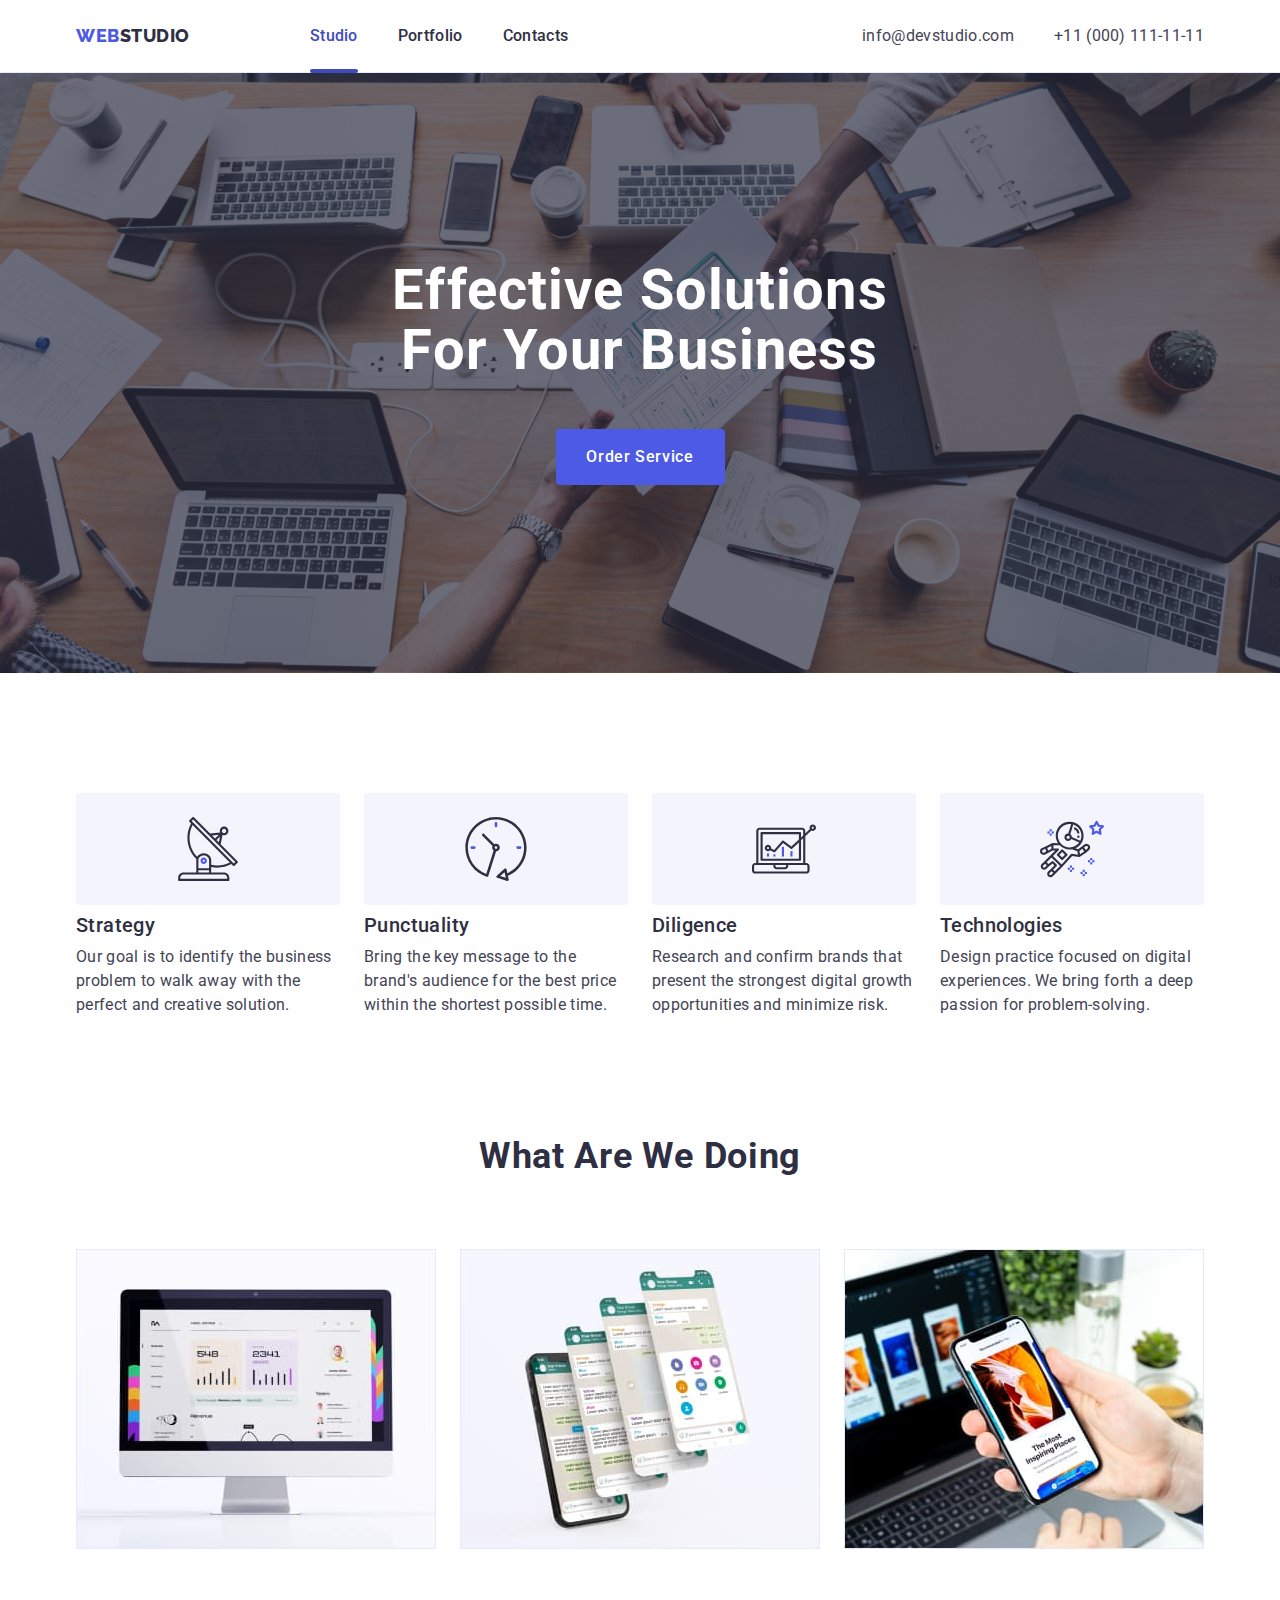
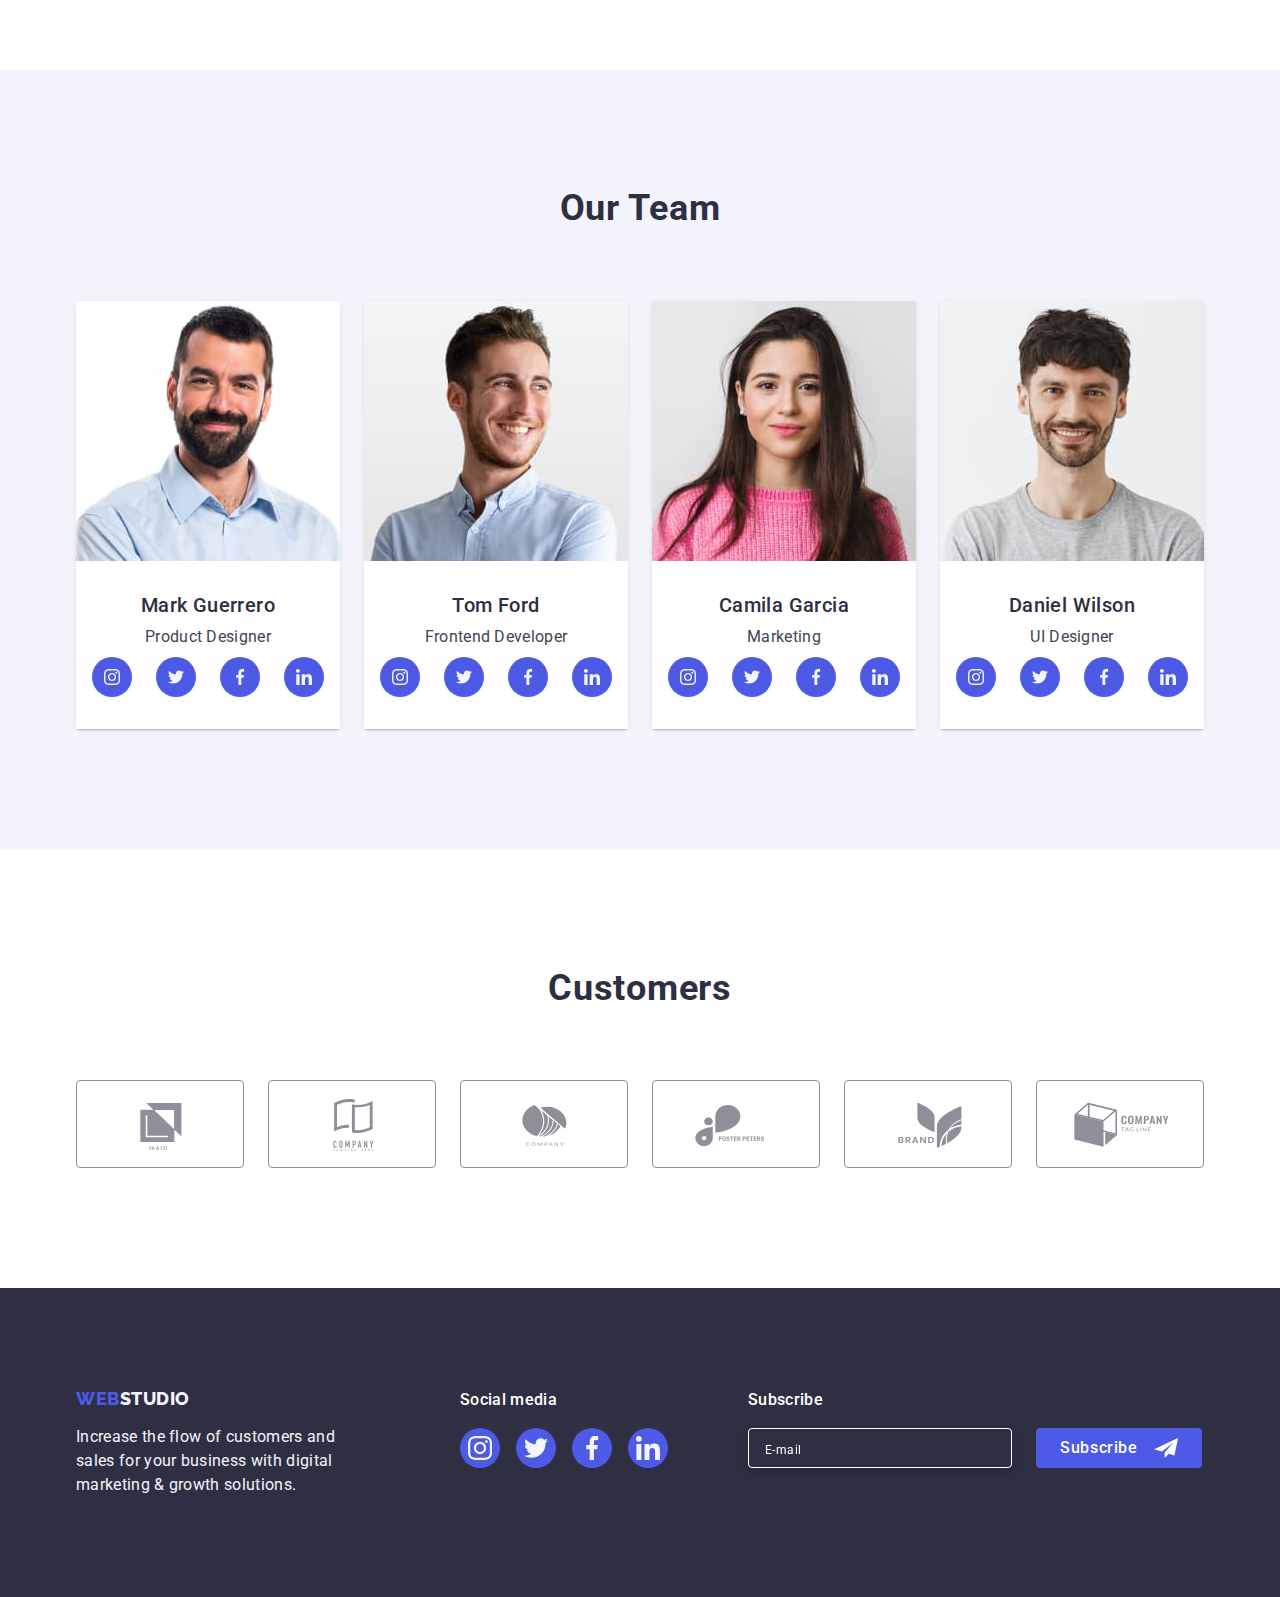
<file: index.html>
<!DOCTYPE html>
<html lang="en">
  <head>
    <meta charset="UTF-8" />
    <meta http-equiv="X-UA-Compatible" content="IE=edge" />
    <meta name="viewport" content="width=device-width, initial-scale=1.0" />
    <title>Студія</title>
    <link rel="preconnect" href="https://fonts.googleapis.com" />
    <link rel="preconnect" href="https://fonts.gstatic.com" crossorigin />
    <link
      href="https://fonts.googleapis.com/css2?family=Raleway:wght@800&family=Roboto:wght@400;500;700;900&display=swap"
      rel="stylesheet"
    />
    <link
      rel="stylesheet"
      href="https://cdn.jsdelivr.net/npm/modern-normalize@1.1.0/modern-normalize.min.css"
    />
    <link rel="stylesheet" href="./css/styles.css" />
  </head>
  <body>
    <!-- HEADER -->
    <header class="top-line">
      <div class="container top-line-container">
        <nav class="navigation">
          <a class="link logo-space logo logo-one" href="./index.html"
            >Web<span class="logo logo-two">Studio</span></a
          >
          <ul class="menu list">
            <li class="menu-item">
              <a
                class="menu-link-active-studio link active-studio"
                href="./index.html"
                >Studio</a
              >
            </li>
            <li class="menu-item">
              <a class="menu-link link" href="./portfolio.html">Portfolio</a>
            </li>
            <li class="menu-item">
              <a class="menu-link link" href="">Contacts</a>
            </li>
          </ul>
        </nav>
        <button type="button" class="mobile-menu-open js-open-menu">
          <svg class="mobile-menu-open-icon" width="30" height="19">
            <use href="./images/icons.svg#icon-mobile-button"></use>
          </svg>
        </button>
        <address class="contact">
          <ul class="address-list contact-space">
            <li class="contact-list">
              <a class="contact-item link" href="mailto:info@devstudio.com"
                >info@devstudio.com</a
              >
            </li>
            <li class="contact-list">
              <a class="contact-item link" href="tel:+110001111111"
                >+11 (000) 111-11-11</a
              >
            </li>
          </ul>
        </address>
      </div>
      <div class="mobile-menu js-menu-container">
        <div class="container mobile-menu-container">
          <button type="button" class="mobile-menu-close-btn js-close-menu">
            <svg class="modal-close-icon" width="8" height="8">
              <use href="./images/icons.svg#icon-close-modal"></use>
            </svg>
          </button>
          <nav class="mobile-menu-navigation">
            <ul class="list mobile-menu-list">
              <li class="mobile-menu-item">
                <a class="mobile-menu-active-studio link" href="./index.html"
                  >Studio</a
                >
              </li>
              <li class="mobile-menu-item">
                <a class="mobile-menu-link link" href="./portfolio.html"
                  >Portfolio</a
                >
              </li>
              <li class="mobile-menu-item">
                <a class="mobile-menu-link link" href="">Contacts</a>
              </li>
            </ul>
          </nav>
          <div class="contact-social-container">
            <address class="mobile-menu-adress">
              <ul class="address-list-mobile list">
                <li class="contact-list">
                  <a
                    class="mobile-menu-contact-tel link"
                    href="tel:+110001111111"
                    >+11 (000) 111-11-11</a
                  >
                </li>
                <li class="contact-list">
                  <a
                    class="mobile-menu-contact-mail link"
                    href="mailto:info@devstudio.com"
                    >info@devstudio.com</a
                  >
                </li>
              </ul>
            </address>
            <div class="mobile-menu-social">
              <ul class="mobile-menu-social-list list">
                <li class="social-list-item-footer">
                  <a
                    href="https://www.instagram.com/"
                    class="social-list-link-footer"
                    target="_blank"
                    rel="noopener noreferrer"
                  >
                    <svg class="social-list-icon" width="24" height="24">
                      <use href="./images/icons.svg#icon-instagram"></use>
                    </svg>
                  </a>
                </li>
                <li class="social-list-item-footer">
                  <a
                    href="https://twitter.com/"
                    class="social-list-link-footer"
                    target="_blank"
                    rel="noopener noreferrer"
                  >
                    <svg class="social-list-icon" width="24" height="24">
                      <use href="./images/icons.svg#icon-twitter"></use>
                    </svg>
                  </a>
                </li>
                <li class="social-list-item-footer">
                  <a
                    href="https://www.facebook.com/"
                    class="social-list-link-footer"
                    target="_blank"
                    rel="noopener noreferrer"
                  >
                    <svg class="social-list-icon" width="24" height="24">
                      <use href="./images/icons.svg#icon-facebook"></use>
                    </svg>
                  </a>
                </li>
                <li class="social-list-item-footer">
                  <a
                    href="https://www.linkedin.com/"
                    class="social-list-link-footer"
                    target="_blank"
                    rel="noopener noreferrer"
                  >
                    <svg class="social-list-icon" width="24" height="24">
                      <use href="./images/icons.svg#icon-linkedin"></use>
                    </svg>
                  </a>
                </li>
              </ul>
            </div>
          </div>
        </div>
      </div>
    </header>
    <main>
      <!--HERO-->
      <section class="hero">
        <div class="container hero-container">
          <h1 class="title">Effective Solutions for Your Business</h1>
          <button class="modal-btn" type="button" data-modal-open>
            Order Service
          </button>
        </div>
      </section>
      <!--IDEA-->
      <section class="idea-container">
        <div class="container">
          <h2 class="hidden">Idea</h2>
          <ul class="idea-list">
            <li class="idea-item">
              <div class="rectangle">
                <svg class="rectangle-icon" width="64" height="64">
                  <use href="./images/icons.svg#icon-strategy"></use>
                </svg>
              </div>
              <h3 class="name-title">Strategy</h3>
              <p class="text">
                Our goal is to identify the business problem to walk away with
                the perfect and creative solution.
              </p>
            </li>

            <li class="idea-item">
              <div class="rectangle">
                <svg class="rectangle-icon" width="64" height="64">
                  <use href="./images/icons.svg#icon-punctuality"></use>
                </svg>
              </div>
              <h3 class="name-title">Punctuality</h3>
              <p class="text">
                Bring the key message to the brand's audience for the best price
                within the shortest possible time.
              </p>
            </li>

            <li class="idea-item">
              <div class="rectangle">
                <svg class="rectangle-icon" width="64" height="64">
                  <use href="./images/icons.svg#icon-diligence"></use>
                </svg>
              </div>
              <h3 class="name-title">Diligence</h3>
              <p class="text">
                Research and confirm brands that present the strongest digital
                growth opportunities and minimize risk.
              </p>
            </li>

            <li class="idea-item">
              <div class="rectangle">
                <svg class="rectangle-icon" width="64" height="64">
                  <use href="./images/icons.svg#icon-technologies"></use>
                </svg>
              </div>
              <h3 class="name-title">Technologies</h3>
              <p class="text">
                Design practice focused on digital experiences. We bring forth a
                deep passion for problem-solving.
              </p>
            </li>
          </ul>
        </div>
      </section>
      <!-- WHAT ARE WE DOING-->
      <section class="third-container">
        <div class="container">
          <h2 class="section-title">What are we doing</h2>
          <ul class="third-list img-container">
            <li class="img-list">
              <img
                srcset="
                  ./images/what-are-we/monitor.jpg    1x,
                  ./images/what-are-we/monitor@2x.jpg 2x
                "
                src="./images/what-are-we/monitor.jpg"
                height="300"
                width="360"
                alt="monitor"
              />
            </li>
            <li class="img-list">
              <img
                srcset="
                  ./images/what-are-we/phone-and-screens.jpg    1x,
                  ./images/what-are-we/phone-and-screens@2x.jpg 2x
                "
                src="./images/what-are-we/phone-and-screens.jpg"
                height="300"
                width="360"
                alt="phone and screens"
              />
            </li>
            <li class="img-list">
              <img
                srcset="
                  ./images/what-are-we/phone-and-laptop.jpg    1x,
                  ./images/what-are-we/phone-and-laptop@2x.jpg 2x
                "
                src="./images/what-are-we/phone-and-laptop.jpg"
                height="300"
                width="360"
                alt="phone and laptop"
              />
            </li>
          </ul>
        </div>
      </section>
      <!-- TEAM -->
      <section class="team">
        <div class="container">
          <h2 class="section-title">Our Team</h2>
          <ul class="list employees-list">
            <li class="employee-card">
              <img
                srcset="
                  ./images/employees/mark.jpg    1x,
                  ./images/employees/mark@2x.jpg 2x
                "
                src="./images/employees/mark.jpg"
                height="260"
                width="264"
                alt="bearded middle aged man"
              />
              <div class="card">
                <h3 class="name-title name-title-center">Mark Guerrero</h3>
                <p class="text text-placement-center">Product Designer</p>
                <ul class="social-list list">
                  <li class="social-list-item">
                    <a
                      href="https://www.instagram.com/"
                      class="social-list-link"
                      target="_blank"
                      rel="noopener noreferrer"
                    >
                      <svg class="social-list-icon" width="16" height="16">
                        <use href="./images/icons.svg#icon-instagram"></use>
                      </svg>
                    </a>
                  </li>
                  <li class="social-list-item">
                    <a
                      href="https://twitter.com/"
                      class="social-list-link"
                      target="_blank"
                      rel="noopener noreferrer"
                    >
                      <svg class="social-list-icon" width="16" height="16">
                        <use href="./images/icons.svg#icon-twitter"></use>
                      </svg>
                    </a>
                  </li>
                  <li class="social-list-item">
                    <a
                      href="https://www.facebook.com/"
                      class="social-list-link"
                      target="_blank"
                      rel="noopener noreferrer"
                    >
                      <svg class="social-list-icon" width="16" height="16">
                        <use href="./images/icons.svg#icon-facebook"></use>
                      </svg>
                    </a>
                  </li>
                  <li class="social-list-item">
                    <a
                      href="https://www.linkedin.com/"
                      class="social-list-link"
                      target="_blank"
                      rel="noopener noreferrer"
                    >
                      <svg class="social-list-icon" width="16" height="16">
                        <use href="./images/icons.svg#icon-linkedin"></use>
                      </svg>
                    </a>
                  </li>
                </ul>
              </div>
            </li>
            <li class="employee-card">
              <img
                srcset="
                  ./images/employees/tom.jpg    1x,
                  ./images/employees/tom@2x.jpg 2x
                "
                src="./images/employees/tom.jpg"
                height="260"
                width="264"
                alt="bearded blonde young man"
              />
              <div class="card">
                <h3 class="name-title name-title-center">Tom Ford</h3>
                <p class="text text-placement-center">Frontend Developer</p>
                <ul class="social-list list">
                  <li class="social-list-item">
                    <a
                      href="https://www.instagram.com/"
                      class="social-list-link"
                      target="_blank"
                      rel="noopener noreferrer"
                    >
                      <svg class="social-list-icon" width="16" height="16">
                        <use href="./images/icons.svg#icon-instagram"></use>
                      </svg>
                    </a>
                  </li>
                  <li class="social-list-item">
                    <a
                      href="https://twitter.com/"
                      class="social-list-link"
                      target="_blank"
                      rel="noopener noreferrer"
                    >
                      <svg class="social-list-icon" width="16" height="16">
                        <use href="./images/icons.svg#icon-twitter"></use>
                      </svg>
                    </a>
                  </li>
                  <li class="social-list-item">
                    <a
                      href="https://www.facebook.com/"
                      class="social-list-link"
                      target="_blank"
                      rel="noopener noreferrer"
                    >
                      <svg class="social-list-icon" width="16" height="16">
                        <use href="./images/icons.svg#icon-facebook"></use>
                      </svg>
                    </a>
                  </li>
                  <li class="social-list-item">
                    <a
                      href="https://www.linkedin.com/"
                      class="social-list-link"
                      target="_blank"
                      rel="noopener noreferrer"
                    >
                      <svg class="social-list-icon" width="16" height="16">
                        <use href="./images/icons.svg#icon-linkedin"></use>
                      </svg>
                    </a>
                  </li>
                </ul>
              </div>
            </li>
            <li class="employee-card">
              <img
                srcset="
                  ./images/employees/camila.jpg    1x,
                  ./images/employees/camila@2x.jpg 2x
                "
                src="./images/employees/camila.jpg"
                height="260"
                width="264"
                alt="young woman"
              />
              <div class="card">
                <h3 class="name-title name-title-center">Camila Garcia</h3>
                <p class="text text-placement-center">Marketing</p>
                <ul class="social-list list">
                  <li class="social-list-item">
                    <a
                      href="https://www.instagram.com/"
                      class="social-list-link"
                      target="_blank"
                      rel="noopener noreferrer"
                    >
                      <svg class="social-list-icon" width="16" height="16">
                        <use href="./images/icons.svg#icon-instagram"></use>
                      </svg>
                    </a>
                  </li>
                  <li class="social-list-item">
                    <a
                      href="https://twitter.com/"
                      class="social-list-link"
                      target="_blank"
                      rel="noopener noreferrer"
                    >
                      <svg class="social-list-icon" width="16" height="16">
                        <use href="./images/icons.svg#icon-twitter"></use>
                      </svg>
                    </a>
                  </li>
                  <li class="social-list-item">
                    <a
                      href="https://www.facebook.com/"
                      class="social-list-link"
                      target="_blank"
                      rel="noopener noreferrer"
                    >
                      <svg class="social-list-icon" width="16" height="16">
                        <use href="./images/icons.svg#icon-facebook"></use>
                      </svg>
                    </a>
                  </li>
                  <li class="social-list-item">
                    <a
                      href="https://www.linkedin.com/"
                      class="social-list-link"
                      target="_blank"
                      rel="noopener noreferrer"
                    >
                      <svg class="social-list-icon" width="16" height="16">
                        <use href="./images/icons.svg#icon-linkedin"></use>
                      </svg>
                    </a>
                  </li>
                </ul>
              </div>
            </li>
            <li class="employee-card">
              <img
                srcset="
                  ./images/employees/daniel.jpg    1x,
                  ./images/employees/daniel@2x.jpg 2x
                "
                src="./images/employees/daniel.jpg"
                height="260"
                width="264"
                alt="bearded brunette young man"
              />
              <div class="card">
                <h3 class="name-title name-title-center">Daniel Wilson</h3>
                <p class="text text-placement-center">UI Designer</p>
                <ul class="social-list list">
                  <li class="social-list-item">
                    <a
                      href="https://www.instagram.com/"
                      class="social-list-link"
                      target="_blank"
                      rel="noopener noreferrer"
                    >
                      <svg class="social-list-icon" width="16" height="16">
                        <use href="./images/icons.svg#icon-instagram"></use>
                      </svg>
                    </a>
                  </li>
                  <li class="social-list-item">
                    <a
                      href="https://twitter.com/"
                      class="social-list-link"
                      target="_blank"
                      rel="noopener noreferrer"
                    >
                      <svg class="social-list-icon" width="16" height="16">
                        <use href="./images/icons.svg#icon-twitter"></use>
                      </svg>
                    </a>
                  </li>
                  <li class="social-list-item">
                    <a
                      href="https://www.facebook.com/"
                      class="social-list-link"
                      target="_blank"
                      rel="noopener noreferrer"
                    >
                      <svg class="social-list-icon" width="16" height="16">
                        <use href="./images/icons.svg#icon-facebook"></use>
                      </svg>
                    </a>
                  </li>
                  <li class="social-list-item">
                    <a
                      href="https://www.linkedin.com/"
                      class="social-list-link"
                      target="_blank"
                      rel="noopener noreferrer"
                    >
                      <svg class="social-list-icon" width="16" height="16">
                        <use href="./images/icons.svg#icon-linkedin"></use>
                      </svg>
                    </a>
                  </li>
                </ul>
              </div>
            </li>
          </ul>
        </div>
      </section>

      <!--CUSTOMERS-->
      <section class="customers-container">
        <div class="container">
          <h2 class="section-title customer-title">Customers</h2>
          <ul class="clients list">
            <li class="clients-list">
              <a href="" class="clients-list-cards">
                <svg class="clients-list-icon" width="104" height="56">
                  <use href="./images/icons.svg#icon-client-1"></use>
                </svg>
              </a>
            </li>
            <li class="clients-list">
              <a href="" class="clients-list-cards">
                <svg class="clients-list-icon" width="104" height="56">
                  <use href="./images/icons.svg#icon-client-2"></use>
                </svg>
              </a>
            </li>
            <li class="clients-list">
              <a href="" class="clients-list-cards">
                <svg class="clients-list-icon" width="104" height="56">
                  <use href="./images/icons.svg#icon-client-3"></use>
                </svg>
              </a>
            </li>
            <li class="clients-list">
              <a href="" class="clients-list-cards">
                <svg class="clients-list-icon" width="104" height="56">
                  <use href="./images/icons.svg#icon-client-4"></use>
                </svg>
              </a>
            </li>
            <li class="clients-list">
              <a href="" class="clients-list-cards">
                <svg class="clients-list-icon" width="104" height="56">
                  <use href="./images/icons.svg#icon-client-5"></use>
                </svg>
              </a>
            </li>
            <li class="clients-list">
              <a href="" class="clients-list-cards">
                <svg class="clients-list-icon" width="104" height="56">
                  <use href="./images/icons.svg#icon-client-6"></use>
                </svg>
              </a>
            </li>
          </ul>
        </div>
      </section>
    </main>
    <!-- FOOTER -->
    <footer class="last-section">
      <div class="container-footer">
        <div class="logo-block">
          <a class="link logo logo-one logo-space-footer" href="./index.html"
            >Web<span class="logo logo-three">Studio</span></a
          >
          <p class="text text-color-white">
            Increase the flow of customers and sales for your business with
            digital marketing & growth solutions.
          </p>
        </div>
        <div class="social-container">
          <p class="social-text">Social media</p>
          <ul class="social-list-footer list">
            <li class="social-list-item-footer">
              <a
                href="https://www.instagram.com/"
                class="social-list-link-footer"
                target="_blank"
                rel="noopener noreferrer"
              >
                <svg class="social-list-icon" width="24" height="24">
                  <use href="./images/icons.svg#icon-instagram"></use>
                </svg>
              </a>
            </li>
            <li class="social-list-item-footer">
              <a
                href="https://twitter.com/"
                class="social-list-link-footer"
                target="_blank"
                rel="noopener noreferrer"
              >
                <svg class="social-list-icon" width="24" height="24">
                  <use href="./images/icons.svg#icon-twitter"></use>
                </svg>
              </a>
            </li>
            <li class="social-list-item-footer">
              <a
                href="https://www.facebook.com/"
                class="social-list-link-footer"
                target="_blank"
                rel="noopener noreferrer"
              >
                <svg class="social-list-icon" width="24" height="24">
                  <use href="./images/icons.svg#icon-facebook"></use>
                </svg>
              </a>
            </li>
            <li class="social-list-item-footer">
              <a
                href="https://www.linkedin.com/"
                class="social-list-link-footer"
                target="_blank"
                rel="noopener noreferrer"
              >
                <svg class="social-list-icon" width="24" height="24">
                  <use href="./images/icons.svg#icon-linkedin"></use>
                </svg>
              </a>
            </li>
          </ul>
        </div>
        <div class="form-footer">
          <p class="social-text">Subscribe</p>
          <form class="form-footer-sub">
            <input
              type="email"
              name="user_email"
              class="form-footer-input"
              placeholder="E-mail"
              required
            />
            <button type="submit" class="form-subscribe-btn">
              Subscribe
              <svg class="telegram-icon" width="24" height="20">
                <use href="./images/icons.svg#icon-telegram"></use>
              </svg>
            </button>
          </form>
        </div>
      </div>
    </footer>
    <!--MODAL-->
    <div class="backdrop is-hidden" data-modal>
      <div class="modal-window">
        <button type="button" class="modal-close-btn" data-modal-close>
          <svg class="modal-close-icon" width="8" height="8">
            <use href="./images/icons.svg#icon-close-modal"></use>
          </svg>
        </button>
        <p class="modal-title-text">
          Leave your contacts and we will call you back
        </p>
        <form class="modal-form">
          <label class="modal-form-field">
            <span class="modal-form-description"> Name </span>
            <span class="modal-form-input-wrapper">
              <input
                type="text"
                name="user_name"
                class="modal-form-input"
                required
                pattern="[a-zA-Z]+"
                minlength="2"
              />
              <span class="modal-form-input-icon">
                <svg class="modal-form-icon" width="18" height="18">
                  <use href="./images/icons.svg#icon-person"></use>
                </svg>
              </span>
            </span>
          </label>

          <label class="modal-form-field">
            <span class="modal-form-description"> Phone </span>
            <span class="modal-form-input-wrapper">
              <input
                type="tel"
                name="user_phone"
                class="modal-form-input"
                required
                pattern="[0-9]{3}-[0-9]{3}-[0-9]{2}-[0-9]{2}"
                title="xxx-xxx-xx-xx"
              />
              <span class="modal-form-input-icon">
                <svg class="modal-form-icon" width="18" height="24">
                  <use href="./images/icons.svg#icon-phone"></use>
                </svg>
              </span>
            </span>
          </label>

          <label class="modal-form-field">
            <span class="modal-form-description"> Email </span>
            <span class="modal-form-input-wrapper">
              <input
                type="email"
                name="user_email"
                class="modal-form-input"
                required
              />
              <span class="modal-form-input-icon">
                <svg class="modal-form-icon" width="18" height="24">
                  <use href="./images/icons.svg#icon-email"></use>
                </svg>
              </span>
            </span>
          </label>

          <label class="modal-form-text-field">
            <span class="modal-form-description"> Comment </span>

            <textarea
              name="user_message"
              class="modal-form-message"
              placeholder="Text input"
            >
            </textarea>
          </label>

          <input
            id="user-policy"
            type="checkbox"
            name="user_policy"
            class="modal-form-check hidden"
          />
          <label for="user-policy" class="modal-form-accept"
            >I accept the terms and conditions of the&nbsp;
            <a href="" class="user-policy-link">Privacy Policy</a>
          </label>

          <button type="submit" class="modal-form-send-btn">Send</button>
        </form>
      </div>
    </div>
    <script src="./js/mobile-menu.js"></script>
    <script src="./js/modal.js"></script>
  </body>
</html>
</file>
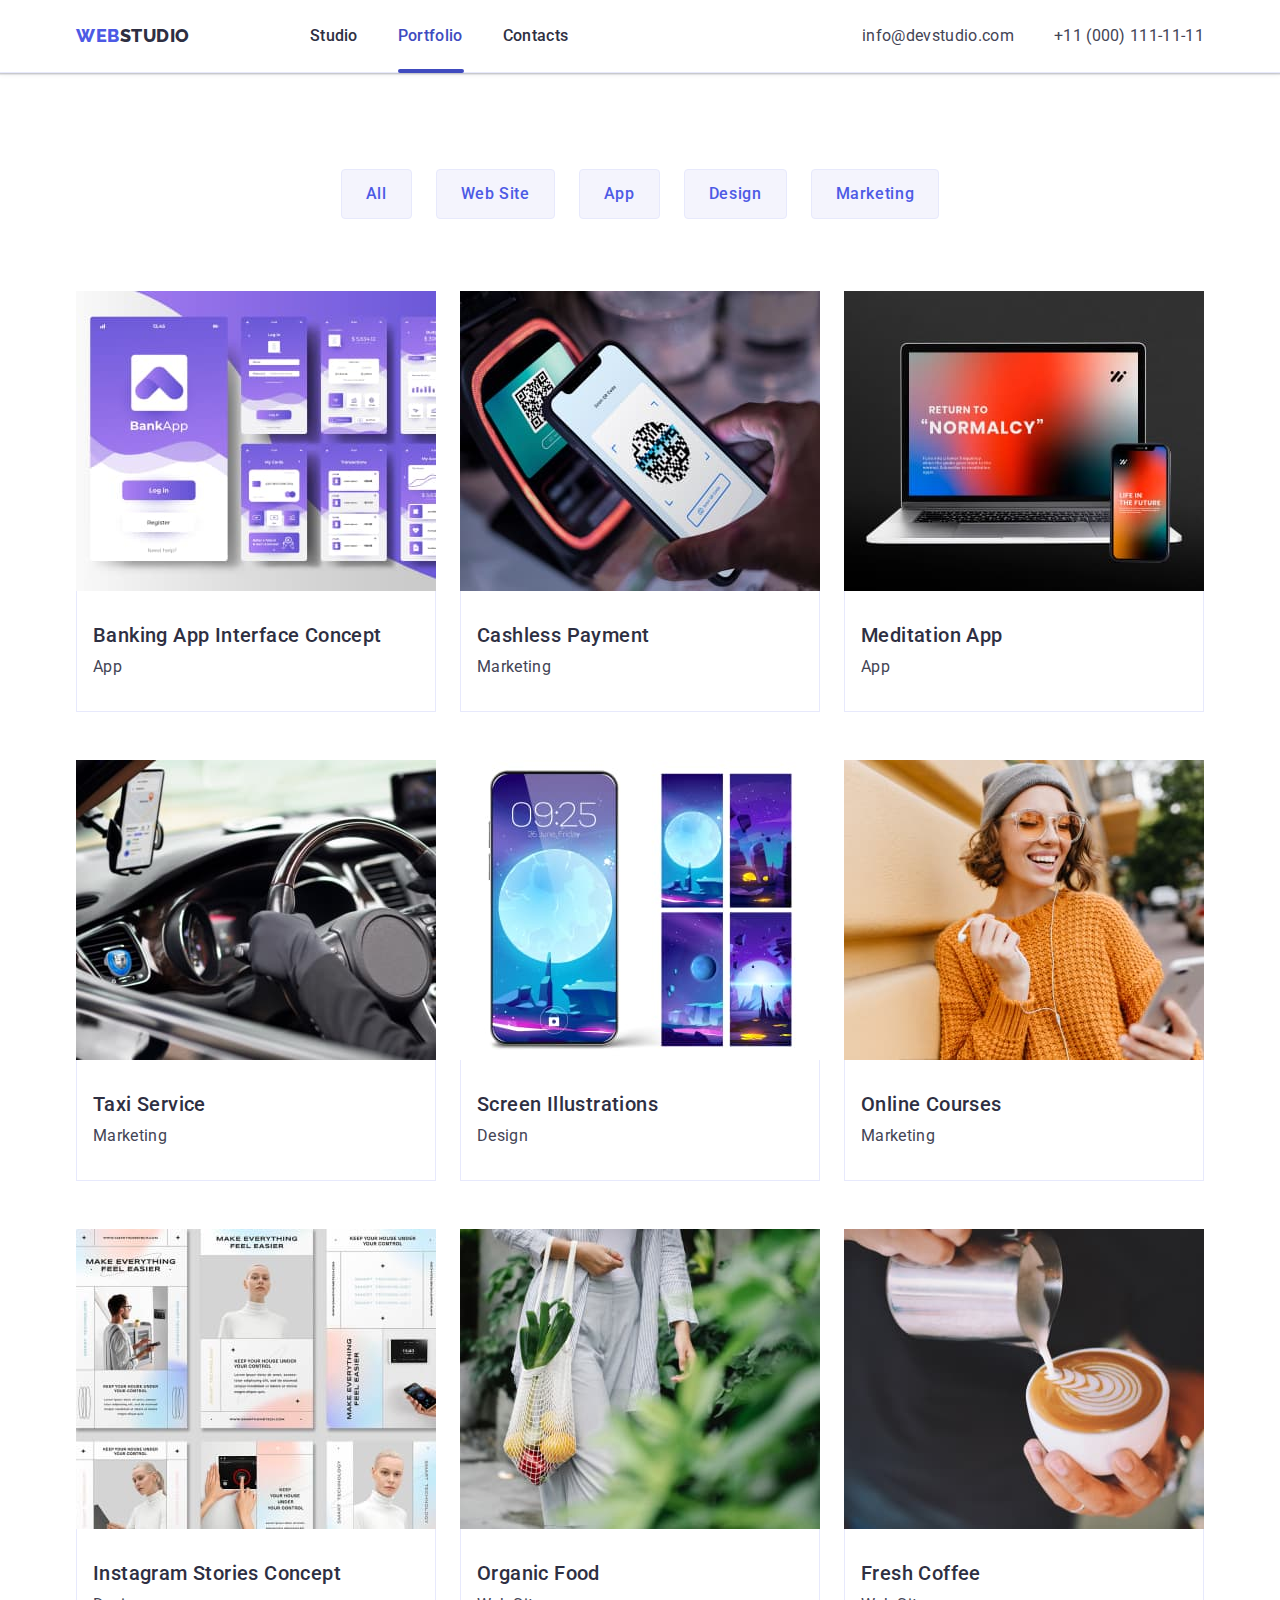
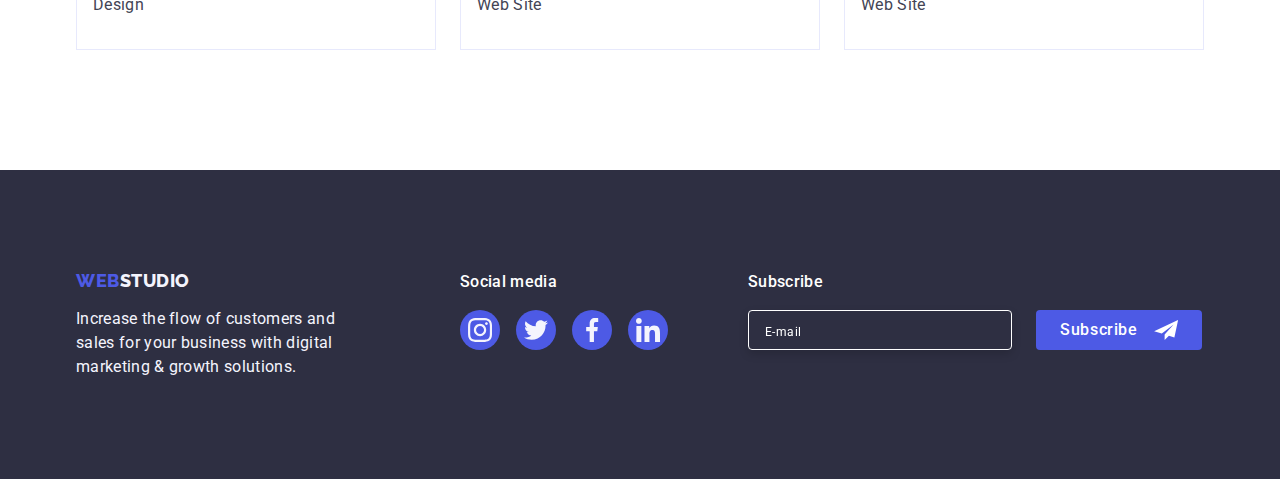
<file: portfolio.html>
<!DOCTYPE html>
<html lang="en">
  <head>
    <meta charset="UTF-8" />
    <meta http-equiv="X-UA-Compatible" content="IE=edge" />
    <meta name="viewport" content="width=device-width, initial-scale=1.0" />
    <title>Портфоліо</title>
    <link rel="preconnect" href="https://fonts.googleapis.com" />
    <link rel="preconnect" href="https://fonts.gstatic.com" crossorigin />
    <link
      href="https://fonts.googleapis.com/css2?family=Raleway:wght@800&family=Roboto:wght@400;500;700;900&display=swap"
      rel="stylesheet"
    />
    <link
      rel="stylesheet"
      href="https://cdn.jsdelivr.net/npm/modern-normalize@1.1.0/modern-normalize.min.css"
    />
    <link rel="stylesheet" href="./css/styles.css" />
  </head>
  <body>
    <!-- HEADER -->
    <header class="top-line">
      <div class="container top-line-container">
        <nav class="navigation">
          <a class="link logo-space logo logo-one" href="./index.html"
            >Web<span class="logo logo-two">Studio</span></a
          >
          <ul class="menu list">
            <li class="menu-item">
              <a class="menu-link link link" href="./index.html">Studio</a>
            </li>
            <li class="menu-item">
              <a
                class="menu-link-active-portfolio link active-portfolio"
                href="./portfolio.html"
                >Portfolio</a
              >
            </li>
            <li class="menu-item">
              <a class="menu-link link" href="">Contacts</a>
            </li>
          </ul>
        </nav>
        <button type="button" class="mobile-menu-open js-open-menu">
          <svg class="mobile-menu-open-icon" width="30" height="19">
            <use href="./images/icons.svg#icon-mobile-button"></use>
          </svg>
        </button>
        <address class="contact">
          <ul class="address-list contact-space">
            <li class="contact-list">
              <a class="contact-item link" href="mailto:info@devstudio.com"
                >info@devstudio.com</a
              >
            </li>
            <li class="contact-list">
              <a class="contact-item link" href="tel:+110001111111"
                >+11 (000) 111-11-11</a
              >
            </li>
          </ul>
        </address>
      </div>
      <div class="mobile-menu js-menu-container">
        <div class="container mobile-menu-container">
          <button type="button" class="mobile-menu-close-btn js-close-menu">
            <svg class="modal-close-icon" width="8" height="8">
              <use href="./images/icons.svg#icon-close-modal"></use>
            </svg>
          </button>
          <nav class="mobile-menu-navigation">
            <ul class="list mobile-menu-list">
              <li class="mobile-menu-item">
                <a class="mobile-menu-link link" href="./index.html">Studio</a>
              </li>
              <li class="mobile-menu-item">
                <a
                  class="mobile-menu-active-portfolio link"
                  href="./portfolio.html"
                  >Portfolio</a
                >
              </li>
              <li class="mobile-menu-item">
                <a class="mobile-menu-link link" href="">Contacts</a>
              </li>
            </ul>
          </nav>
          <div class="contact-social-container">
            <address class="mobile-menu-adress">
              <ul class="address-list-mobile list">
                <li class="contact-list">
                  <a
                    class="mobile-menu-contact-tel link"
                    href="tel:+110001111111"
                    >+11 (000) 111-11-11</a
                  >
                </li>
                <li class="contact-list">
                  <a
                    class="mobile-menu-contact-mail link"
                    href="mailto:info@devstudio.com"
                    >info@devstudio.com</a
                  >
                </li>
              </ul>
            </address>
            <div class="mobile-menu-social">
              <ul class="mobile-menu-social-list list">
                <li class="social-list-item-footer">
                  <a
                    href="https://www.instagram.com/"
                    class="social-list-link-footer"
                    target="_blank"
                    rel="noopener noreferrer"
                  >
                    <svg class="social-list-icon" width="24" height="24">
                      <use href="./images/icons.svg#icon-instagram"></use>
                    </svg>
                  </a>
                </li>
                <li class="social-list-item-footer">
                  <a
                    href="https://twitter.com/"
                    class="social-list-link-footer"
                    target="_blank"
                    rel="noopener noreferrer"
                  >
                    <svg class="social-list-icon" width="24" height="24">
                      <use href="./images/icons.svg#icon-twitter"></use>
                    </svg>
                  </a>
                </li>
                <li class="social-list-item-footer">
                  <a
                    href="https://www.facebook.com/"
                    class="social-list-link-footer"
                    target="_blank"
                    rel="noopener noreferrer"
                  >
                    <svg class="social-list-icon" width="24" height="24">
                      <use href="./images/icons.svg#icon-facebook"></use>
                    </svg>
                  </a>
                </li>
                <li class="social-list-item-footer">
                  <a
                    href="https://www.linkedin.com/"
                    class="social-list-link-footer"
                    target="_blank"
                    rel="noopener noreferrer"
                  >
                    <svg class="social-list-icon" width="24" height="24">
                      <use href="./images/icons.svg#icon-linkedin"></use>
                    </svg>
                  </a>
                </li>
              </ul>
            </div>
          </div>
        </div>
      </div>
    </header>
    <main>
      <!--BUTTONS-->
      <section class="buttons-imgs">
        <div class="container">
          <h1 class="hidden">Offer</h1>
          <ul class="list btn-list">
            <li>
              <button class="modal-btns" type="button">All</button>
            </li>
            <li>
              <button class="modal-btns" type="button">Web Site</button>
            </li>
            <li>
              <button class="modal-btns" type="button">App</button>
            </li>
            <li>
              <button class="modal-btns" type="button">Design</button>
            </li>
            <li>
              <button class="modal-btns" type="button">Marketing</button>
            </li>
          </ul>

          <ul class="list card-list offer-list">
            <!-- ROW ONE -->
            <li class="project-card">
              <a class="link project-card-link" href="">
                <div class="offer-card-wrapper">
                  <img
                    src="./images/row-one/banking-app.jpg"
                    width="360"
                    height="300"
                    alt="Different Interface Concepts"
                  />
                  <p class="overlay">
                    14 Stylish and User-Friendly App Design Concepts · Task
                    Manager App · Calorie Tracker App · Exotic Fruit Ecommerce
                    App · Cloud Storage App
                  </p>
                </div>
                <div class="offer-card">
                  <h2 class="name-title">Banking App Interface Concept</h2>
                  <p class="text">App</p>
                </div>
              </a>
            </li>

            <li class="project-card">
              <a class="link project-card-link" href="">
                <div class="offer-card-wrapper">
                  <img
                    src="./images/row-one/chashless-payments.jpg"
                    width="360"
                    height="300"
                    alt="Paying by phone"
                  />
                  <p class="overlay">
                    14 Stylish and User-Friendly App Design Concepts · Task
                    Manager App · Calorie Tracker App · Exotic Fruit Ecommerce
                    App · Cloud Storage App
                  </p>
                </div>
                <div class="offer-card">
                  <h2 class="name-title">Cashless Payment</h2>
                  <p class="text">Marketing</p>
                </div>
              </a>
            </li>

            <li class="project-card">
              <a class="link project-card-link" href="">
                <div class="offer-card-wrapper">
                  <img
                    src="./images/row-one/meditation-app.jpg"
                    width="360"
                    height="300"
                    alt="Laptop and phone"
                  />
                  <p class="overlay">
                    14 Stylish and User-Friendly App Design Concepts · Task
                    Manager App · Calorie Tracker App · Exotic Fruit Ecommerce
                    App · Cloud Storage App
                  </p>
                </div>
                <div class="offer-card">
                  <h2 class="name-title">Meditation App</h2>
                  <p class="text">App</p>
                </div>
              </a>
            </li>
            <!-- ROW TWO -->

            <li class="project-card">
              <a class="link project-card-link" href="">
                <div class="offer-card-wrapper">
                  <img
                    src="./images/row-two/taxi-service.jpg"
                    width="360"
                    height="300"
                    alt="Taxi car"
                  />
                  <p class="overlay">
                    14 Stylish and User-Friendly App Design Concepts · Task
                    Manager App · Calorie Tracker App · Exotic Fruit Ecommerce
                    App · Cloud Storage App
                  </p>
                </div>
                <div class="offer-card">
                  <h2 class="name-title">Taxi Service</h2>
                  <p class="text">Marketing</p>
                </div></a
              >
            </li>

            <li class="project-card">
              <a class="link project-card-link" href="">
                <div class="offer-card-wrapper">
                  <img
                    src="./images/row-two/screen-il.jpg"
                    width="360"
                    height="300"
                    alt="Phone Screen illustrations"
                  />
                  <p class="overlay">
                    14 Stylish and User-Friendly App Design Concepts · Task
                    Manager App · Calorie Tracker App · Exotic Fruit Ecommerce
                    App · Cloud Storage App
                  </p>
                </div>
                <div class="offer-card">
                  <h2 class="name-title">Screen Illustrations</h2>
                  <p class="text">Design</p>
                </div></a
              >
            </li>

            <li class="project-card">
              <a class="link project-card-link" href="">
                <div class="offer-card-wrapper">
                  <img
                    src="./images/row-two/online-courses.jpg"
                    width="360"
                    height="300"
                    alt="Young woman using phone app"
                  />
                  <p class="overlay">
                    14 Stylish and User-Friendly App Design Concepts · Task
                    Manager App · Calorie Tracker App · Exotic Fruit Ecommerce
                    App · Cloud Storage App
                  </p>
                </div>
                <div class="offer-card">
                  <h2 class="name-title">Online Courses</h2>
                  <p class="text">Marketing</p>
                </div>
              </a>
            </li>
            <!-- ROW THREE -->
            <li class="project-card">
              <a class="link project-card-link" href="">
                <div class="offer-card-wrapper">
                  <img
                    src="./images/row-three/insta-stories.jpg"
                    width="360"
                    height="300"
                    alt="Instagram Stories Concept"
                  />
                  <p class="overlay">
                    14 Stylish and User-Friendly App Design Concepts · Task
                    Manager App · Calorie Tracker App · Exotic Fruit Ecommerce
                    App · Cloud Storage App
                  </p>
                </div>
                <div class="offer-card">
                  <h2 class="name-title">Instagram Stories Concept</h2>
                  <p class="text">Design</p>
                </div>
              </a>
            </li>

            <li class="project-card">
              <a class="link project-card-link" href="">
                <div class="offer-card-wrapper">
                  <img
                    src="./images/row-three/organic-food.jpg"
                    width="360"
                    height="300"
                    alt="Woman holding organic food in bag"
                  />
                  <p class="overlay">
                    14 Stylish and User-Friendly App Design Concepts · Task
                    Manager App · Calorie Tracker App · Exotic Fruit Ecommerce
                    App · Cloud Storage App
                  </p>
                </div>
                <div class="offer-card">
                  <h2 class="name-title">Organic Food</h2>
                  <p class="text">Web Site</p>
                </div>
              </a>
            </li>

            <li class="project-card">
              <a class="link project-card-link" href="">
                <div class="offer-card-wrapper">
                  <img
                    src="./images/row-three/fresh-cofee.jpg"
                    width="360"
                    height="300"
                    alt="Capuccino"
                  />
                  <p class="overlay">
                    14 Stylish and User-Friendly App Design Concepts · Task
                    Manager App · Calorie Tracker App · Exotic Fruit Ecommerce
                    App · Cloud Storage App
                  </p>
                </div>
                <div class="offer-card">
                  <h2 class="name-title">Fresh Coffee</h2>
                  <p class="text">Web Site</p>
                </div>
              </a>
            </li>
          </ul>
        </div>
      </section>
    </main>
    <!-- FOOTER -->
    <footer class="last-section">
      <div class="container-footer">
        <div class="logo-block">
          <a class="link logo logo-one logo-space-footer" href="./index.html"
            >Web<span class="logo logo-three">Studio</span></a
          >
          <p class="text text-color-white">
            Increase the flow of customers and sales for your business with
            digital marketing & growth solutions.
          </p>
        </div>
        <div class="social-container">
          <p class="social-text">Social media</p>
          <ul class="social-list-footer list">
            <li class="social-list-item-footer">
              <a
                href="https://www.instagram.com/"
                class="social-list-link-footer"
                target="_blank"
                rel="noopener noreferrer"
              >
                <svg class="social-list-icon" width="24" height="24">
                  <use href="./images/icons.svg#icon-instagram"></use>
                </svg>
              </a>
            </li>
            <li class="social-list-item-footer">
              <a
                href="https://twitter.com/"
                class="social-list-link-footer"
                target="_blank"
                rel="noopener noreferrer"
              >
                <svg class="social-list-icon" width="24" height="24">
                  <use href="./images/icons.svg#icon-twitter"></use>
                </svg>
              </a>
            </li>
            <li class="social-list-item-footer">
              <a
                href="https://www.facebook.com/"
                class="social-list-link-footer"
                target="_blank"
                rel="noopener noreferrer"
              >
                <svg class="social-list-icon" width="24" height="24">
                  <use href="./images/icons.svg#icon-facebook"></use>
                </svg>
              </a>
            </li>
            <li class="social-list-item-footer">
              <a
                href="https://www.linkedin.com/"
                class="social-list-link-footer"
                target="_blank"
                rel="noopener noreferrer"
              >
                <svg class="social-list-icon" width="24" height="24">
                  <use href="./images/icons.svg#icon-linkedin"></use>
                </svg>
              </a>
            </li>
          </ul>
        </div>
        <div class="form-footer">
          <p class="social-text">Subscribe</p>
          <form class="form-footer-sub">
            <input
              type="email"
              name="user_email"
              class="form-footer-input"
              placeholder="E-mail"
              required
            />
            <button type="submit" class="form-subscribe-btn">
              Subscribe
              <svg class="telegram-icon" width="24" height="20">
                <use href="./images/icons.svg#icon-telegram"></use>
              </svg>
            </button>
          </form>
        </div>
      </div>
    </footer>
    <script src="./js/mobile-menu.js"></script>
  </body>
</html>
</file>
<file: css/styles.css>
:root {
  --main-color: #2e2f42;
  --text-color: #434455;
  --accent-color: #404bbf;
}

h1,
h2,
h3,
h4,
p {
  margin-top: 0;
  margin-bottom: 0;
}

ul,
ol {
  margin-top: 0;
  margin-bottom: 0;
  padding-left: 0;
}

img {
  display: block;
}

.list {
  list-style: none;
}

.link {
  text-decoration: none;
}

button {
  font-family: "Roboto", sans-serif;
  font-weight: 500;
  cursor: pointer;
}

/*====================== COMPONENTS =========*/

.logo {
  font-family: "Raleway", sans-serif;
  font-weight: 800;
  font-size: 18px;
  line-height: 1.17;
  display: inline-block;
  letter-spacing: 0.03em;
  text-transform: uppercase;
}

.logo-one {
  color: #4d5ae5;
}
.logo-two {
  color: var(--main-color);
}

.logo-three {
  color: #f4f4fd;
}

.logo-space {
  margin-right: 76px;
}

.logo-space-footer {
  margin-bottom: 16px;
}

.section-title {
  font-weight: 700;
  font-size: 36px;
  line-height: 1.11;
  letter-spacing: 0.02em;
  text-align: center;
  text-transform: capitalize;
  color: var(--main-color);
  margin-bottom: 72px;
}

.name-title {
  font-weight: 500;
  font-size: 20px;
  line-height: 1.2;
  letter-spacing: 0.02em;
  color: var(--main-color);
  margin-bottom: 8px;
}

.name-title-center {
  text-align: center;
}

.text {
  font-weight: 400;
  font-size: 16px;
  line-height: 1.5;
  letter-spacing: 0.02em;
  color: var(--text-color);
}

.text-placement-center {
  text-align: center;
}

.hidden {
  position: absolute;
  width: 1px;
  height: 1px;
  margin: -1px;
  padding: 0;
  overflow: hidden;
  border: 0;
  clip: rect(0 0 0 0);
}

body {
  font-family: "Roboto", sans-serif;
  background-color: #ffffff;
  color: #434455;
}

/*====================== /COMPONENTS =========*/

.top-line-container {
  display: flex;
  align-items: center;
  justify-content: space-between;
  padding-left: 15px;
  padding-right: 15px;
}

.container {
  padding-left: 15px;
  padding-right: 15px;
  margin-left: auto;
  margin-right: auto;
}
@media screen and (min-width: 480px) {
  .container {
    width: 428px;
  }
}
@media screen and (min-width: 768px) {
  .container {
    width: 768px;
  }
}
@media screen and (min-width: 1158px) {
  .container {
    width: 1158px;
  }
}

@media screen and (max-width: 767px) {
  .menu {
    display: none;
  }
  .contact {
    display: none;
  }

  .mobile-menu-open {
    padding-top: 24px;
    padding-bottom: 24px;
    border: none;
    background-color: transparent;
    line-height: 0;
  }
}

.mobile-menu-open-icon {
  stroke: #2e2f42;
}

/*=============Mobile Menu===================*/

.mobile-menu {
  position: fixed;
  width: 100%;
  height: 100%;
  z-index: 100;
  top: 0;
  left: 0;
  background-color: #ffffff;
  box-shadow: 0px 2px 1px rgba(46, 47, 66, 0.08),
    0px 1px 1px rgba(46, 47, 66, 0.16), 0px 1px 6px rgba(46, 47, 66, 0.08);

  opacity: 0;
  visibility: hidden;
  pointer-events: none;
  transition: opacity 250ms cubic-bezier(0.4, 0, 0.2, 1),
    visibility 250ms cubic-bezier(0.4, 0, 0.2, 1);
}

.mobile-menu.is-open {
  opacity: 1;
  visibility: visible;
  pointer-events: auto;
}

.mobile-menu-container {
  display: flex;
  flex-direction: column;
  justify-content: space-between;
  width: 100vw;
  height: 100vh;
  position: relative;
  padding-top: 80px;
  padding-left: 40px;
  padding-bottom: 40px;
}

.mobile-menu-close-btn {
  position: absolute;
  top: 24px;
  right: 24px;
  display: flex;
  align-items: center;
  justify-content: center;
  background-color: #e7e9fc;
  padding: 0;
  border: 1px solid rgba(0, 0, 0, 0.1);
  width: 24px;
  height: 24px;
  border-radius: 50%;
  transition: background-color 250ms cubic-bezier(0.4, 0, 0.2, 1);
}

.modal-close-icon {
  fill: #2e2f42;
  transition: fill 250ms cubic-bezier(0.4, 0, 0.2, 1);
}

.mobile-menu-close-btn:hover,
.mobile-menu-close-btn:focus {
  background-color: #404bbf;
}

.mobile-menu-close-btn:hover .modal-close-icon,
.mobile-menu-close-btn:focus .modal-close-icon {
  fill: #ffffff;
}

.mobile-menu-list:not(:last-child) {
  margin-bottom: 40px;
}

.mobile-menu-link {
  font-style: normal;
  font-weight: 700;
  font-size: 36px;
  line-height: 1.1;
  letter-spacing: 0.02em;
  text-transform: capitalize;
  color: #2e2f42;
  transition: color 250ms cubic-bezier(0.4, 0, 0.2, 1);
}

.mobile-menu-link:hover {
  color: #404bbf;
}

.mobile-menu-item {
  margin-bottom: 40px;
}

.mobile-menu-active-studio {
  font-style: normal;
  font-weight: 700;
  font-size: 36px;
  line-height: 1.11;
  letter-spacing: 0.02em;
  text-transform: capitalize;
  color: #404bbf;
}

.mobile-menu-active-portfolio {
  font-style: normal;
  font-weight: 700;
  font-size: 36px;
  line-height: 1.11;
  letter-spacing: 0.02em;
  text-transform: capitalize;
  color: #404bbf;
}

.contact-social-container {
  display: flex;
  flex-direction: column;
}

.mobile-menu-adress {
  gap: 40px;
  margin-bottom: 48px;
}

.address-list-mobile {
  display: flex;
  flex-direction: column;
  gap: 40px;
  list-style: none;
}

.mobile-menu-contact-tel {
  font-style: normal;
  font-weight: 700;
  font-size: 36px;
  line-height: 1.11;
  letter-spacing: 0.02em;
  text-transform: capitalize;
  color: #434455;
  transition: color 250ms cubic-bezier(0.4, 0, 0.2, 1);
}

.mobile-menu-contact-tel:hover {
  color: #4d5ae5;
}

.mobile-menu-contact-mail {
  font-style: normal;
  font-weight: 500;
  font-size: 20px;
  line-height: 1.2;
  letter-spacing: 0.02em;
  color: #434455;
  transition: color 250ms cubic-bezier(0.4, 0, 0.2, 1);
}

.mobile-menu-contact-mail:hover {
  color: #4d5ae5;
}

.mobile-menu-social-list {
  display: flex;
  flex-wrap: wrap;
  justify-content: space-around;
}

/*============= /Mobile Menu ===================*/

/*====================== HEADER =========*/

.top-line {
  background-color: #ffffff;
  border-bottom: 1px solid #e7e9fc;
  box-shadow: 0px 2px 1px rgba(46, 47, 66, 0.08),
    0px 1px 1px rgba(46, 47, 66, 0.16), 0px 1px 6px rgba(46, 47, 66, 0.08);
}

@media screen and (min-width: 768px) {
  .mobile-menu-open {
    display: none;
  }
  .navigation {
    display: flex;
    align-items: center;
  }

  .menu {
    display: flex;
    align-items: center;
  }

  .menu-item:not(:last-child) {
    margin-right: 40px;
  }

  .menu-link {
    font-weight: 500;
    font-size: 16px;
    line-height: 1.5;
    letter-spacing: 0.02em;
    color: var(--main-color);
    padding-top: 24px;
    padding-bottom: 24px;
    display: block;
    position: relative;
    transition: color 250ms cubic-bezier(0.4, 0, 0.2, 1);
  }

  .menu-link:hover,
  .menu-link:focus {
    color: var(--accent-color);
  }

  .contact {
    font-style: normal;
    margin-left: auto;
  }

  .address-list {
    display: flex;
    flex-direction: column;
    list-style: none;
  }

  .contact-item {
    font-style: normal;
    font-weight: 400;
    font-size: 12px;
    line-height: 1.17;
    letter-spacing: 0.04em;
    color: #434455;
    transition: color 250ms cubic-bezier(0.4, 0, 0.2, 1);
  }

  .contact-item:hover,
  .contact-item:focus {
    color: var(--accent-color);
  }
  .contact-space {
    gap: 12px;
  }

  .logo-space {
    margin-right: 120px;
  }

  .menu-link-active-portfolio {
    font-weight: 500;
    font-size: 16px;
    line-height: 1.5;
    letter-spacing: 0.02em;
    color: #404bbf;
    padding-top: 24px;
    padding-bottom: 24px;
    display: block;
    position: relative;
  }

  .menu-link-active-studio {
    font-weight: 500;
    font-size: 16px;
    line-height: 1.5;
    letter-spacing: 0.02em;
    color: #404bbf;
    padding-top: 24px;
    padding-bottom: 24px;
    display: block;
    position: relative;
  }

  .menu-link:hover,
  .menu-link:focus {
    color: var(--accent-color);
  }

  .active-studio::after {
    content: "";
    position: absolute;
    width: 48px;
    height: 4px;
    left: 0px;
    bottom: -1px;
    background: #404bbf;
    border-radius: 2px;
    margin-top: 24px;
    color: #404bbf;
  }

  .active-portfolio::after {
    content: "";
    position: absolute;
    width: 66px;
    height: 4px;
    left: 0px;
    bottom: -1px;
    background-color: #404bbf;
    border-radius: 2px;
    margin-top: 24px;
    color: #404bbf;
  }
}

@media screen and (min-width: 1158px) {
  .address-list {
    display: flex;
    flex-direction: row;
    list-style: none;
  }

  .contact-item {
    font-size: 16px;
    line-height: 1.5;
    letter-spacing: 0.02em;
  }

  .contact-space {
    gap: 40px;
  }
}

/*====================== /HEADER =========*/

/*====================== HERO =========*/

.title {
  font-style: normal;
  font-weight: 700;
  font-size: 36px;
  line-height: 1.1;
  text-align: center;
  letter-spacing: 0.02em;
  text-transform: capitalize;
  color: #ffffff;
  max-width: 320px;
  margin-bottom: 72px;
  margin-right: auto;
  margin-left: auto;
}

.modal-btn {
  display: block;
  margin-right: auto;
  margin-left: auto;
  font-size: 16px;
  line-height: 1.5;
  letter-spacing: 0.04em;
  color: #ffffff;
  background-color: #4d5ae5;
  border-radius: 4px;
  max-width: 496px;
  min-width: 169px;
  height: 56px;
  border: none;
  transition: background-color 250ms cubic-bezier(0.4, 0, 0.2, 1);
}

.modal-btn:hover,
.modal-btn:focus {
  background-color: var(--accent-color);
}

.hero-container {
  display: block;
  align-items: center;
}

.hero {
  background-color: #2e2f42;
  padding-top: 112px;
  padding-bottom: 112px;
  background-image: linear-gradient(
      rgba(46, 47, 66, 0.7),
      rgba(46, 47, 66, 0.7)
    ),
    url(../images/hero/background-hero-mobile.jpg);
  background-repeat: no-repeat;
  background-position: center center;
  background-size: cover;
  margin-left: auto;
  margin-right: auto;
  max-width: 428px;
}

@media screen and (min-device-pixel-ratio: 2) and (max-width: 428px),
  screen and (min-resolution: 192dpi) and (max-width: 428px),
  screen and (min-resolution: 2dppx) and (max-width: 428px) {
  .hero {
    background-image: linear-gradient(
        rgba(46, 47, 66, 0.7),
        rgba(46, 47, 66, 0.7)
      ),
      url(../images/hero/background-hero-mobile@2x.jpg);
  }
}

@media screen and (min-width: 429px) {
  .hero {
    max-width: 768px;
    background-image: linear-gradient(
        rgba(46, 47, 66, 0.7),
        rgba(46, 47, 66, 0.7)
      ),
      url(../images/hero/background-hero-tablet.jpg);
  }
}

@media screen and (min-device-pixel-ratio: 2) and (min-width: 429px),
  screen and (min-resolution: 192dpi) and (min-width: 429px),
  screen and (min-resolution: 2dppx) and (min-width: 429px) {
  .hero {
    background-image: linear-gradient(
        rgba(46, 47, 66, 0.7),
        rgba(46, 47, 66, 0.7)
      ),
      url(../images/hero/background-hero-tablet@2x.jpg);
  }
}

@media screen and (min-width: 768px) {
  .hero {
    max-width: 1157px;
    background-image: linear-gradient(
        rgba(46, 47, 66, 0.7),
        rgba(46, 47, 66, 0.7)
      ),
      url(../images/hero/background-hero-tablet.jpg);
  }
  .title {
    font-weight: 700;
    font-size: 56px;
    line-height: 1.07;
    max-width: 496px;
    margin-bottom: 36px;
  }
}

@media screen and (min-device-pixel-ratio: 2) and (min-width: 429px) and (max-width: 768px),
  screen and (min-resolution: 192dpi) and (min-width: 429px) and (max-width: 768px),
  screen and (min-resolution: 2dppx) and (min-width: 429px) and (max-width: 768px) {
  .hero {
    background-image: linear-gradient(
        rgba(46, 47, 66, 0.7),
        rgba(46, 47, 66, 0.7)
      ),
      url(../images/hero/background-hero-tablet@2x.jpg);
  }
}

@media screen and (min-width: 1158px) {
  .hero {
    max-width: 1440px;
    padding-top: 188px;
    padding-bottom: 188px;
    background-image: linear-gradient(
        rgba(46, 47, 66, 0.7),
        rgba(46, 47, 66, 0.7)
      ),
      url(../images/hero/background-hero-desktop.jpg);
  }
  .title {
    margin-bottom: 48px;
  }
}

@media screen and (min-device-pixel-ratio: 2) and (min-width: 1158px),
  screen and (min-resolution: 192dpi) and (min-width: 1158px),
  screen and (min-resolution: 2dppx) and (min-width: 1158px) {
  .hero {
    background-image: linear-gradient(
        rgba(46, 47, 66, 0.7),
        rgba(46, 47, 66, 0.7)
      ),
      url(../images/hero/background-hero-desktop@2x.jpg);
  }
}

/*====================== /HERO =========*/

/*===================== IDEA=============*/

@media screen and (max-width: 1158px) {
  .idea-container {
    align-items: center;
    padding-top: 96px;
    padding-bottom: 96px;
  }

  .rectangle-icon {
    display: none;
  }

  .name-title {
    font-weight: 700;
    font-size: 36px;
    line-height: 1.1;
    letter-spacing: 0.02em;
    text-transform: capitalize;
    color: #2e2f42;
    margin-bottom: 8px;
  }

  .text {
    font-weight: 500;
    font-size: 16px;
    line-height: 1.5;
    letter-spacing: 0.02em;
    color: var(--text-color);
  }
}

@media screen and (max-width: 767px) {
  .idea-list {
    list-style: none;
    display: flex;
    flex-wrap: wrap;
    gap: 72px;
  }
  .name-title {
    text-align: center;
  }
}

@media screen and (min-width: 768px) and (max-width: 1158px) {
  .idea-list {
    list-style: none;
    display: flex;
    flex-wrap: wrap;
  }

  .idea-list {
    list-style: none;
    display: flex;
  }

  .idea-item:not(:nth-child(2n)) {
    margin-right: 24px;
  }

  .idea-item:not(:nth-last-child(-n + 2)) {
    margin-bottom: 72px;
  }
  .idea-item {
    flex-basis: calc((100% - 24px) / 2);
  }
}

@media screen and (min-width: 1158px) {
  .idea-list {
    list-style: none;
    display: flex;
    flex-wrap: wrap;
    gap: 24px;
  }

  .idea-container {
    align-items: center;
    padding-top: 120px;
    padding-bottom: 120px;
  }

  .rectangle {
    width: 264px;
    height: 112px;
    left: 0px;
    top: 0px;
    background: #f4f4fd;
    border-radius: 4px;
    display: flex;
    justify-content: center;
    align-items: center;
    margin-bottom: 8px;
  }
  .idea-item {
    flex-basis: calc((100% - 72px) / 4);
  }
}

/*===================== /IDEA=============*/

/*================ WHAT R WE DOING=======*/

@media screen and (max-width: 1158px) {
  .third-container {
    display: none;
  }
}

@media screen and (min-width: 1158px) {
  .third-container {
    padding-bottom: 120px;
  }
  .third-list {
    list-style: none;
    display: flex;
    gap: 24px;
  }

  .img-list {
    flex-basis: calc((100% - 48px) / 3);
  }
}

/*================ /WHAT R WE DOING=======*/
/*================TEAM=================*/

.team {
  background: #f4f4fd;
  padding-top: 96px;
  padding-bottom: 96px;
}

.card {
  background-color: #ffffff;
  padding-top: 32px;
  padding-bottom: 32px;
  padding-right: 0;
  padding-left: 0;
}

.employees-list {
  display: flex;
  flex-wrap: wrap;
}

.employee-card {
  box-shadow: 0px 1px 6px rgba(46, 47, 66, 0.08),
    0px 1px 1px rgba(46, 47, 66, 0.16), 0px 2px 1px rgba(46, 47, 66, 0.08);
  border-radius: 0px 0px 4px 4px;
}

.social-list {
  display: flex;
  justify-content: center;
  gap: 24px;
  margin-top: 8px;
}

.social-list-link {
  display: flex;
  justify-content: center;
  align-items: center;
  width: 40px;
  height: 40px;
  border-radius: 50%;
  background-color: #4d5ae5;
  transition: background-color 250ms cubic-bezier(0.4, 0, 0.2, 1);
}

.social-list-link:hover,
.social-list-link:focus {
  background-color: #404bbf;
}

@media screen and (max-width: 767px) {
  .employees-list {
    display: flex;
    flex-direction: column;
    align-items: center;
  }
  .name-title {
    font-weight: 500;
    font-size: 20px;
    line-height: 1.2;
    letter-spacing: 0.02em;
    color: var(--main-color);
    margin-bottom: 8px;
  }

  .employee-card:not(:nth-last-child(-n + 1)) {
    margin-bottom: 72px;
  }
}

@media screen and (min-width: 768px) and (max-width: 1157px) {
  .employees-list {
    display: flex;
    flex-direction: row;
    align-items: center;
  }

  .employee-card:not(:nth-child(2n)) {
    margin-right: 24px;
  }

  .employee-card:not(:nth-last-child(-n + 2)) {
    margin-bottom: 64px;
  }
  .employees-list {
    margin-right: 93px;
    margin-left: 93px;
  }
  .name-title {
    font-weight: 500;
    font-size: 20px;
    line-height: 1.2;
    letter-spacing: 0.02em;
    color: var(--main-color);
    margin-bottom: 8px;
  }
}

@media screen and (min-width: 1158px) {
  .team {
    padding-top: 120px;
    padding-bottom: 120px;
  }

  .employees-list {
    gap: 24px;
  }

  .employee-card {
    flex-basis: calc((100% - 72px) / 4);
  }
}

/*============== CUSTOMERS=============*/

@media screen and (max-width: 1157px) {
  .customers-container {
    padding-top: 96px;
    padding-bottom: 96px;
  }
  .clients {
    display: flex;
    flex-wrap: wrap;
    justify-content: center;
  }
}
@media screen and (max-width: 767px) {
  .clients-list-cards {
    box-sizing: border-box;
    width: 190px;
    height: 88px;
    border: 1px solid #8e8f99;
    border-radius: 4px;
    display: flex;
    justify-content: center;
    align-items: center;
    width: 100%;
    height: 100%;
    color: #8e8f99;
    cursor: pointer;
    transition: border-color 250ms cubic-bezier(0.4, 0, 0.2, 1),
      color 250ms cubic-bezier(0.4, 0, 0.2, 1);
  }
  .clients-list:not(:nth-child(2n)) {
    margin-right: 16px;
  }
  .clients-list:not(:nth-last-child(-n + 2)) {
    margin-bottom: 72px;
  }
  .clients-list {
    flex-basis: calc((100% - 16px) / 2);
  }
  .clients-list {
    width: calc((100% - 16px) / 2);
    height: 88px;
  }
}
@media screen and (min-width: 768px) {
  .clients-list-cards {
    box-sizing: border-box;
    width: 168px;
    height: 88px;
    border: 1px solid #8e8f99;
    border-radius: 4px;
    display: flex;
    justify-content: center;
    align-items: center;
    color: #8e8f99;
    cursor: pointer;
    transition: border-color 250ms cubic-bezier(0.4, 0, 0.2, 1),
      color 250ms cubic-bezier(0.4, 0, 0.2, 1);
  }
  @media screen and (min-width: 768px) and (max-width: 1158px) {
    .clients-list:not(:nth-child(3n)) {
      margin-right: 24px;
    }
    .clients-list:not(:nth-last-child(-n + 3)) {
      margin-bottom: 72px;
    }
  }
}
@media screen and (min-width: 1158px) {
  .customers-container {
    padding-top: 120px;
    padding-bottom: 120px;
  }
  .clients {
    display: flex;
    justify-content: center;
    gap: 24px;
  }
}
.customer-title {
  line-height: 1.1;
}
.clients-list-cards:hover,
.clients-list-cards:focus {
  border-color: #404bbf;
  color: #404bbf;
}
.clients-list-icon {
  fill: currentColor;
}

/*============== /CUSTOMERS=============*/

/*===================FOOTER=============*/

.container-footer {
  padding-left: 15px;
  padding-right: 15px;
  margin-left: auto;
  margin-right: auto;
}

@media screen and (min-width: 1158px) {
  .container-footer {
    width: 1158px;
  }
}

.last-section {
  background: #2e2f42;
  padding-top: 96px;
  padding-bottom: 96px;
}

@media screen and (max-width: 767px) {
  .container-footer {
    display: flex;
    flex-direction: column;
    align-items: center;
    justify-content: center;
    gap: 72px;
    max-width: 428px;
  }

  .logo-space-footer {
    padding-left: 75px;
    margin-bottom: 16px;
  }

  .social-text {
    text-align: center;
  }

  .form-footer {
    width: 100%;
  }

  .form-footer-input {
    border: 1px solid #ffffff;
    filter: drop-shadow(0px 4px 4px rgba(0, 0, 0, 0.15));
    border-radius: 4px;
    width: 100%;
    max-width: 398px;
    height: 40px;
    background-color: #2e2f42;
    padding: 8px 16px;
    color: #ffffff;
    margin-bottom: 16px;
  }

  .form-subscribe-btn {
    margin-left: auto;
    margin-right: auto;
  }
  .social-list-footer {
    display: flex;
    justify-content: center;
    gap: 16px;
  }
}

@media screen and (min-width: 768px) and (max-width: 1157px) {
  .container-footer {
    display: flex;
    flex-direction: row;
    flex-wrap: wrap;
    max-width: 552px;
  }

  .last-section {
    background: #2e2f42;
    padding-top: 93px;
    padding-bottom: 93px;
  }

  .logo-block {
    margin-right: 24px;
  }

  .social-list-footer {
    display: flex;
    gap: 16px;
  }

  .form-footer-sub {
    display: flex;
    gap: 24px;
  }

  .form-footer {
    margin-top: 72px;
  }

  .form-footer-input {
    box-sizing: border-box;
    border: 1px solid #ffffff;
    filter: drop-shadow(0px 4px 4px rgba(0, 0, 0, 0.15));
    border-radius: 4px;
    width: 264px;
    height: 40px;
    background-color: #2e2f42;
    padding: 8px 16px;
    caret-color: #ffffff;
    color: #ffffff;
  }
}

@media screen and (min-width: 1158px) {
  .container-footer {
    display: flex;
    flex-direction: row;
    align-items: baseline;
  }

  .tablet-footer {
    display: flex;
    flex-direction: row;
  }

  .last-section {
    background: #2e2f42;
    padding-top: 100px;
    padding-bottom: 100px;
  }
  .logo-block {
    margin-right: 120px;
  }

  .social-container {
    margin-right: 80px;
  }

  .form-footer-sub {
    display: flex;
    gap: 24px;
  }
  .form-footer-input {
    box-sizing: border-box;
    border: 1px solid #ffffff;
    filter: drop-shadow(0px 4px 4px rgba(0, 0, 0, 0.15));
    border-radius: 4px;
    width: 264px;
    height: 40px;
    background-color: #2e2f42;
    padding: 8px 16px;
    caret-color: #ffffff;
    color: #ffffff;
  }
  .social-list-footer {
    display: flex;
    gap: 16px;
  }
}

.social-text {
  font-weight: 500;
  font-size: 16px;
  line-height: 1.5;
  letter-spacing: 0.02em;
  color: #ffffff;
  margin-bottom: 16px;
}

.text-color-white {
  width: 264px;
  color: #f4f4fd;
}

.social-list-icon {
  fill: #f4f4fd;
}

.social-list-link-footer {
  display: flex;
  justify-content: center;
  align-items: center;
  width: 40px;
  height: 40px;
  border-radius: 50%;
  background-color: #4d5ae5;
  transition: background-color 250ms cubic-bezier(0.4, 0, 0.2, 1);
}

.social-list-link-footer:hover,
.social-list-link-footer:focus {
  background-color: #31d0aa;
}

.form-footer-input::placeholder {
  font-style: normal;
  font-weight: 400;
  font-size: 12px;
  line-height: 2;
  display: flex;
  align-items: center;
  letter-spacing: 0.04em;
  color: #ffffff;
}

.form-footer-input:focus {
  outline: none;
}

.form-subscribe-btn {
  display: flex;
  justify-content: center;
  align-items: center;
  padding: 8px 24px;
  gap: 16px;
  background: #4d5ae5;
  border-radius: 4px;
  border: 0;

  font-style: normal;
  font-weight: 500;
  font-size: 16px;
  line-height: 1.5;
  letter-spacing: 0.04em;
  color: #ffffff;

  transition: background-color 250ms cubic-bezier(0.4, 0, 0.2, 1);
}

.form-subscribe-btn:hover,
.form-subscribe-btn:focus {
  background-color: #31d0aa;
}

.telegram-icon {
  fill: #ffffff;
}

/*===================/FOOTER=================*/
/*=================PORTFOLIO============*/

@media screen and (max-width: 767px) {
  .buttons-imgs {
    padding-top: 48px;
    padding-bottom: 48px;
  }

  .modal-btns {
    background: #f4f4fd;
    border: 1px solid #e7e9fc;
    border-radius: 4px;
    padding-left: 24px;
    padding-right: 24px;
    padding-top: 12px;
    padding-bottom: 12px;
    display: flex;
    justify-content: center;
    white-space: nowrap;
    font-weight: 500;
    font-size: 16px;
    line-height: 1.5;
    letter-spacing: 0.04em;
    color: #4d5ae5;
    transition: background-color 250ms cubic-bezier(0.4, 0, 0.2, 1),
      box-shadow 250ms cubic-bezier(0.4, 0, 0.2, 1),
      border 250ms cubic-bezier(0.4, 0, 0.2, 1) color 250ms
        cubic-bezier(0.4, 0, 0.2, 1);
  }

  .modal-btns:hover,
  .modal-btns:focus {
    background-color: #404bbf;
    box-shadow: 0px 3px 1px rgba(0, 0, 0, 0.1), 0px 2px 1px rgba(0, 0, 0, 0.08),
      0px 2px 2px rgba(0, 0, 0, 0.12);
    color: #ffffff;
    border: 1px solid #404bbf;
  }

  .btn-list {
    display: flex;
    flex-wrap: wrap;
    margin-bottom: 48px;
    gap: 24px;
  }

  .project-card:not(:last-child) {
    margin-bottom: 48px;
  }

  .offer-card {
    background: #ffffff;
    border: 1px solid #e7e9fc;
    border-top: none;
    padding-bottom: 32px;
    padding-top: 32px;
    padding-right: 16px;
    padding-left: 16px;
  }

  .project-card-link {
    display: block;
    transition: box-shadow 250ms cubic-bezier(0.4, 0, 0.2, 1);
  }

  .project-card-link:focus,
  .project-card-link:hover {
    box-shadow: 0px 1px 6px rgba(46, 47, 66, 0.08),
      0px 1px 1px rgba(46, 47, 66, 0.16), 0px 2px 1px rgba(46, 47, 66, 0.08);
  }
}

@media screen and (max-width: 767px) and (min-width: 1157px) {
  .project-card {
    flex-basis: calc((100% - 24px) / 1);
  }
}

@media screen and (min-width: 768px) {
  .buttons-imgs {
    padding-top: 96px;
    padding-bottom: 120px;
  }

  .modal-btns {
    background: #f4f4fd;
    border: 1px solid #e7e9fc;
    border-radius: 4px;
    padding-left: 24px;
    padding-right: 24px;
    padding-top: 12px;
    padding-bottom: 12px;
    display: flex;
    justify-content: center;
    white-space: nowrap;
    font-weight: 500;
    font-size: 16px;
    line-height: 1.5;
    letter-spacing: 0.04em;
    color: #4d5ae5;
    transition: background-color 250ms cubic-bezier(0.4, 0, 0.2, 1),
      box-shadow 250ms cubic-bezier(0.4, 0, 0.2, 1),
      border 250ms cubic-bezier(0.4, 0, 0.2, 1) color 250ms
        cubic-bezier(0.4, 0, 0.2, 1);
  }

  .modal-btns:hover,
  .modal-btns:focus {
    background-color: #404bbf;
    box-shadow: 0px 3px 1px rgba(0, 0, 0, 0.1), 0px 2px 1px rgba(0, 0, 0, 0.08),
      0px 2px 2px rgba(0, 0, 0, 0.12);
    color: #ffffff;
    border: 1px solid #404bbf;
  }

  .btn-list {
    display: flex;

    margin-bottom: 72px;
    justify-content: center;
    gap: 24px;
  }

  .card-list {
    list-style: none;
    display: flex;
  }

  .offer-list {
    flex-wrap: wrap;
  }

  .project-card {
    flex-basis: calc((100% - 48px) / 3);
  }

  .project-card:not(:nth-child(3n)) {
    margin-right: 24px;
  }

  .project-card:not(:nth-last-child(-n + 3)) {
    margin-bottom: 48px;
  }

  .offer-card {
    background: #ffffff;
    border: 1px solid #e7e9fc;
    border-top: none;
    padding-bottom: 32px;
    padding-top: 32px;
    padding-right: 16px;
    padding-left: 16px;
  }

  .project-card-link {
    display: block;
    transition: box-shadow 250ms cubic-bezier(0.4, 0, 0.2, 1);
  }

  .project-card-link:focus,
  .project-card-link:hover {
    box-shadow: 0px 1px 6px rgba(46, 47, 66, 0.08),
      0px 1px 1px rgba(46, 47, 66, 0.16), 0px 2px 1px rgba(46, 47, 66, 0.08);
  }
}

/*============= PORTFOLIO OVERLAY=========*/

.offer-card-wrapper {
  position: relative;
  overflow: hidden;
}

.overlay {
  position: absolute;
  top: 0;
  left: 0;
  width: 100%;
  height: 100%;
  overflow: auto;
  transform: translate(0, 100%);
  transition: transform 250ms cubic-bezier(0.4, 0, 0.2, 1);

  font-weight: 400;
  font-size: 16px;
  line-height: 1.5;
  letter-spacing: 0.02em;
  color: #f4f4fd;
  background-color: #4d5ae5;
  padding: 40px 32px;
}

.project-card-link:hover .overlay,
.project-card-link:focus .overlay {
  transform: translate(0, 0);
}

/*============= /PORTFOLIO OVERLAY=========*/

/*================MODAL=========*/

.backdrop {
  position: fixed;
  top: 0;
  left: 0;
  z-index: 100;
  width: 100%;
  height: 100%;
  background-color: rgba(46, 47, 66, 0.4);
  transition: opacity 250ms cubic-bezier(0.4, 0, 0.2, 1),
    visibility 250ms cubic-bezier(0.4, 0, 0.2, 1);
}

.backdrop.is-hidden {
  opacity: 0;
  visibility: hidden;
  pointer-events: none;
}

.modal-window {
  position: absolute;
  top: 50%;
  left: 50%;
  transform: translate(-50%, -50%);
  padding-top: 72px;
  padding-bottom: 24px;
  padding-left: 16px;
  padding-right: 16px;
  width: 92%;
  height: auto;
  background: #fcfcfc;
  box-shadow: 0px 1px 1px rgba(0, 0, 0, 0.14), 0px 1px 3px rgba(0, 0, 0, 0.12),
    0px 2px 1px rgba(0, 0, 0, 0.2);
  border-radius: 4px;
}

@media screen and (min-width: 428px) {
  .modal-window {
    max-width: 392px;
    height: 586px;
  }
}

@media screen and (min-width: 768px) {
  .modal-window {
    width: 408px;
    height: 586px;
    padding-left: 24px;
    padding-right: 24px;
  }
}

.modal-close-btn {
  position: absolute;
  right: 24px;
  top: 24px;
  display: flex;
  align-items: center;
  justify-content: center;
  background-color: #e7e9fc;
  padding: 0;
  border: 1px solid rgba(0, 0, 0, 0.1);
  width: 24px;
  height: 24px;
  border-radius: 50%;
  transition: background-color 250ms cubic-bezier(0.4, 0, 0.2, 1);
}

.modal-close-icon {
  fill: #2e2f42;
  transition: fill 250ms cubic-bezier(0.4, 0, 0.2, 1);
}

.modal-close-btn:hover,
.modal-close-btn:focus {
  background-color: #404bbf;
}

.modal-close-btn:hover .modal-close-icon,
.modal-close-btn:focus .modal-close-icon {
  fill: #ffffff;
}

/*================MODAL FORM=========*/

.modal-title-text {
  font-style: normal;
  font-weight: 500;
  font-size: 16px;
  line-height: 1.5;
  text-align: center;
  letter-spacing: 0.02em;
  color: #2e2f42;
  margin-bottom: 16px;
}

.modal-form {
  display: flex;
  flex-direction: column;
}

.modal-form-input {
  width: 100%;
  height: 40px;
  box-sizing: border-box;
  border: 1px solid rgba(46, 47, 66, 0.4);
  border-radius: 4px;
  padding-left: 38px;
  color: #2e2f42;
  transition: border 250ms cubic-bezier(0.4, 0, 0.2, 1);
}

.modal-form-input:focus {
  outline: none;
  border: 1px solid #4d5ae5;
}

.modal-form-input:focus + .modal-form-input-icon {
  fill: #4d5ae5;
}

.modal-form-description {
  display: block;
  font-style: normal;
  font-weight: 400;
  font-size: 12px;
  line-height: 1.17;
  letter-spacing: 0.04em;
  color: #8e8f99;
  margin-bottom: 4px;
}

.modal-form-input-wrapper {
  position: relative;
  display: block;
}

.modal-form-field {
  margin-bottom: 8px;
}

.modal-form-text-field {
  margin-bottom: 16px;
}

.modal-form-input-icon {
  position: absolute;
  top: 50%;
  transform: translate(0, -50%);
  left: 16px;
  fill: #2e2f42;
  transition: fill 250ms cubic-bezier(0.4, 0, 0.2, 1);
}

.modal-form-message {
  resize: none;
  width: 100%;
  height: 120px;
  padding: 8px 16px;
  box-sizing: border-box;
  border: 1px solid rgba(46, 47, 66, 0.4);
  border-radius: 4px;
  color: #2e2f42;
  transition: border 250ms cubic-bezier(0.4, 0, 0.2, 1);
}

.modal-form-message:focus {
  outline: none;
  border: 1px solid #4d5ae5;
}

.modal-form-message::placeholder {
  font-style: normal;
  font-weight: 400;
  font-size: 12px;
  line-height: 1.17;
  letter-spacing: 0.04em;
  color: rgba(46, 47, 66, 0.4);
}

.modal-form-accept::before {
  display: block;
  width: 16px;
  height: 16px;
  box-sizing: border-box;
  border: 1px solid rgba(46, 47, 66, 0.4);
  border-radius: 2px;
  cursor: pointer;
  content: "";
  margin-right: 8px;
}

.modal-form-check:checked + .modal-form-accept::before {
  background-color: #404bbf;
  border: 1px solid #404bbf;
  background-image: url(../images/modal-window/policy-check.svg);
  background-repeat: no-repeat;
  background-position: center center;
  border-radius: 2px;
}

.modal-form-check:focus + .modal-form-accept::before {
  border: 1px solid #404bbf;
  border-radius: 2px;
}

.modal-form-accept {
  display: flex;
  align-items: center;
  font-style: normal;
  font-weight: 400;
  font-size: 12px;
  line-height: 1.17;
  letter-spacing: 0.04em;
  color: #8e8f99;
  margin-bottom: 24px;
}

.user-policy-link {
  font-style: normal;
  font-weight: 400;
  font-size: 12px;
  line-height: 1.17;
  letter-spacing: 0.04em;
  color: #4d5ae5;
  text-decoration: underline;
}

.modal-form-send-btn {
  display: block;
  margin-right: auto;
  margin-left: auto;
  font-size: 16px;
  line-height: 1.5;
  letter-spacing: 0.04em;
  color: #ffffff;
  background-color: #4d5ae5;
  border-radius: 4px;
  min-width: 169px;
  height: 56px;
  border: none;
  transition: background-color 250ms cubic-bezier(0.4, 0, 0.2, 1);
}

.modal-form-send-btn:hover,
.modal-form-send-btn:focus {
  background-color: var(--accent-color);
}

/*================/MODAL FORM=========*/

/*================/MODAL=========*/
</file>
